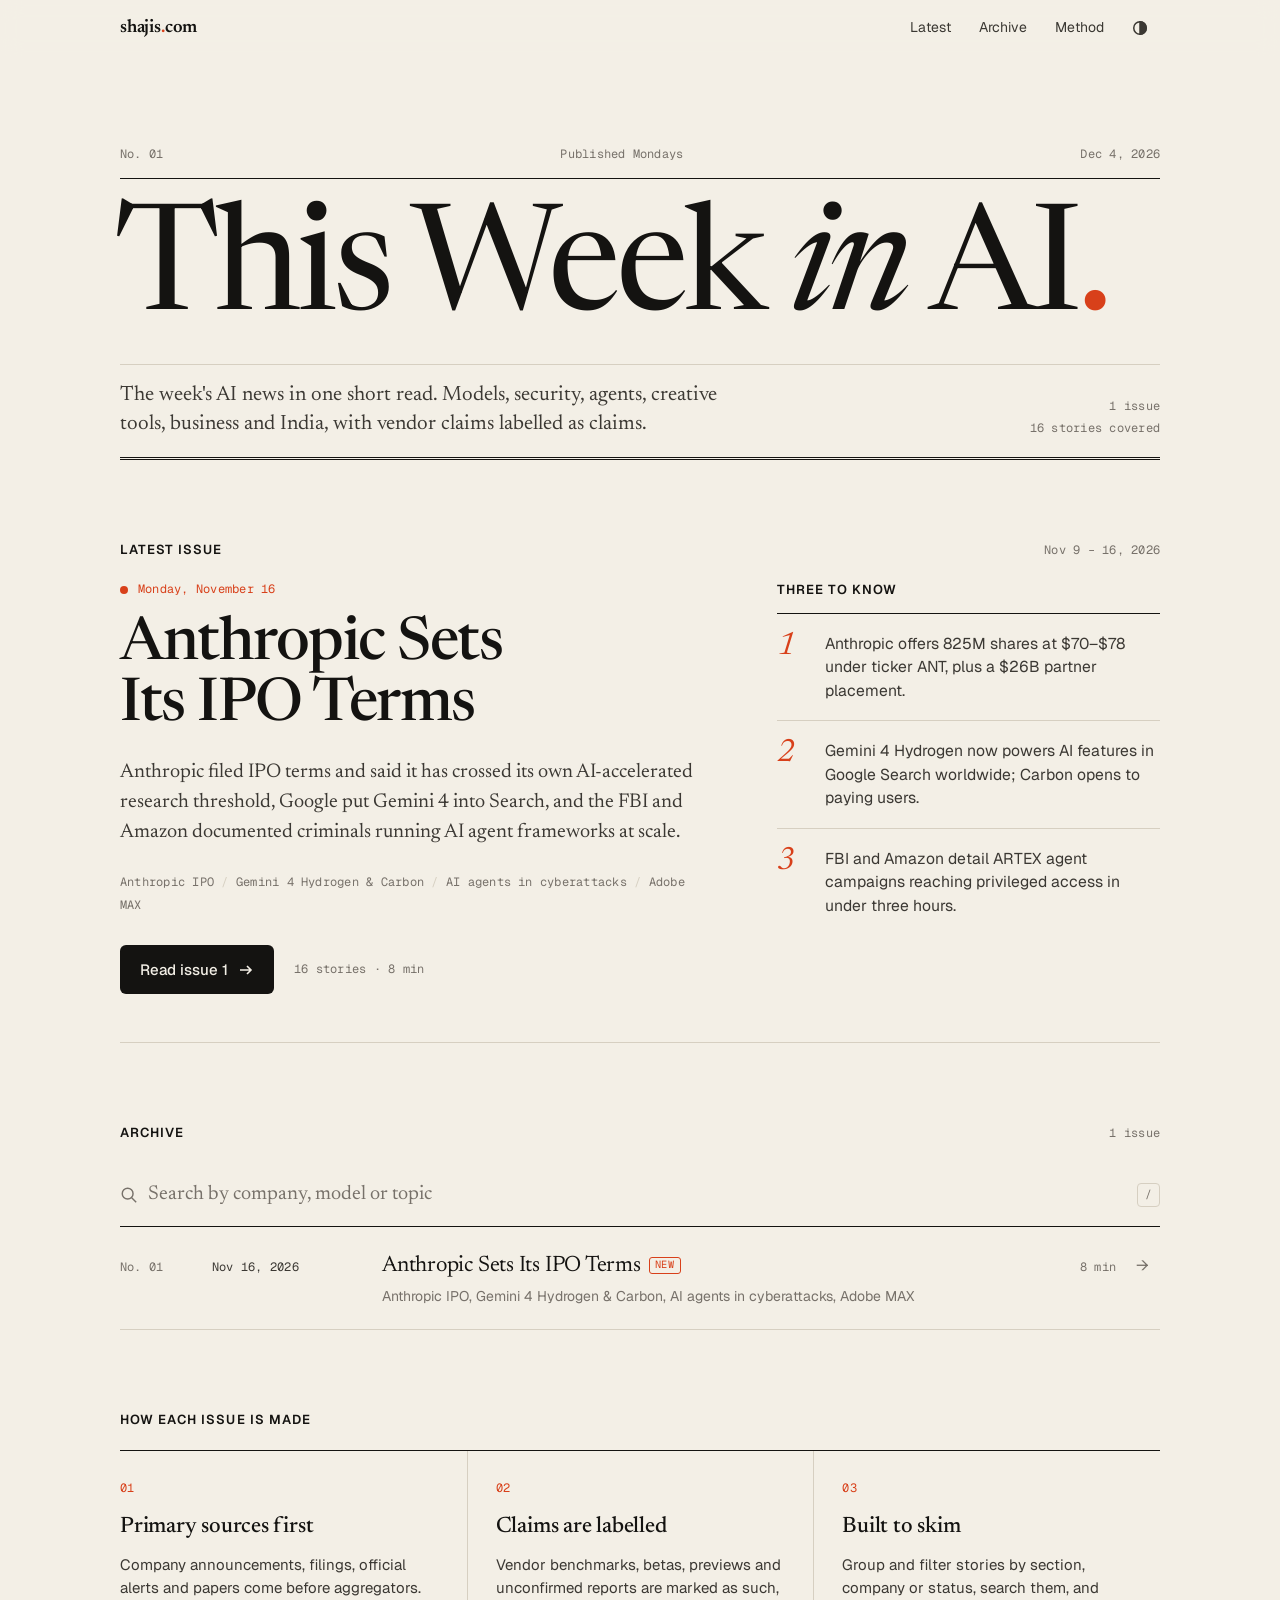
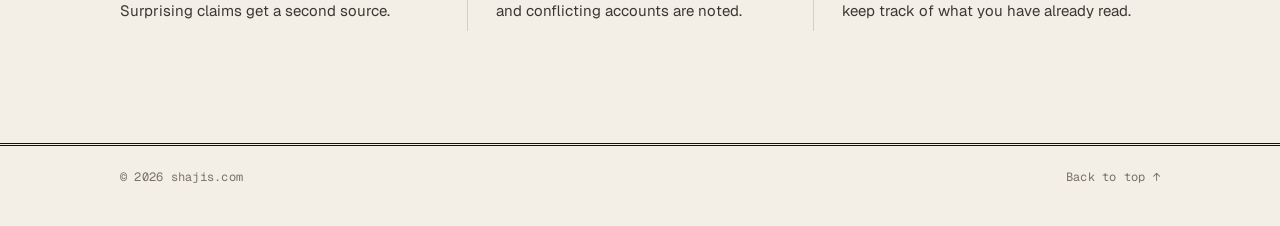
<file: index.html>
<!DOCTYPE html>
<html lang="en">
<head>
<meta charset="UTF-8">
<meta name="viewport" content="width=device-width, initial-scale=1.0, viewport-fit=cover">
<meta name="robots" content="index, follow">
<title>This Week in AI · Weekly AI News Roundup | shajis.com</title>
<meta name="description" content="This Week in AI: a weekly, fact-checked roundup of AI news covering frontier models, cybersecurity, agents, creative tools, business and India. New issue every Monday.">
<link rel="canonical" href="https://shajis.com/">
<meta property="og:type" content="website">
<meta property="og:site_name" content="shajis.com">
<meta property="og:title" content="This Week in AI · Weekly AI News Roundup">
<meta property="og:description" content="A weekly, fact-checked roundup of the AI news that matters. New issue every Monday.">
<meta property="og:url" content="https://shajis.com/">
<meta name="twitter:card" content="summary">
<meta name="theme-color" content="#f3efe6" media="(prefers-color-scheme: light)">
<meta name="theme-color" content="#141311" media="(prefers-color-scheme: dark)">
<link rel="icon" href="data:image/svg+xml,%3Csvg xmlns='http://www.w3.org/2000/svg' viewBox='0 0 32 32'%3E%3Crect width='32' height='32' rx='6' fill='%23141311'/%3E%3Ctext x='16' y='23' font-family='Georgia,serif' font-size='20' font-weight='600' text-anchor='middle' fill='%23f3efe6'%3Es%3C/text%3E%3Ccircle cx='24' cy='22' r='2.4' fill='%23e0481f'/%3E%3C/svg%3E">
<script>try{var t=localStorage.getItem('theme');if(t)document.documentElement.setAttribute('data-theme',t);}catch(_){}</script>
<link rel="preconnect" href="https://fonts.googleapis.com">
<link rel="preconnect" href="https://fonts.gstatic.com" crossorigin>
<link href="https://fonts.googleapis.com/css2?family=Newsreader:ital,opsz,wght@0,6..72,400;0,6..72,500;0,6..72,600;1,6..72,400;1,6..72,500&family=Geist:wght@400;500;600&family=Geist+Mono:wght@400;500&display=swap" rel="stylesheet">
<style>
:root{
  --paper:#f3efe6;
  --paper-2:#ebe6da;
  --ink:#141311;
  --ink-2:#3b3833;
  --muted:#77716a;
  --rule:#d6cfc1;
  --rule-strong:#141311;
  --signal:#d8401a;
  --select:#f6d9c9;
  --serif:'Newsreader',Georgia,'Times New Roman',serif;
  --sans:'Geist',system-ui,-apple-system,'Segoe UI',sans-serif;
  --mono:'Geist Mono',ui-monospace,'SF Mono',Menlo,monospace;
  --gutter:clamp(16px,4vw,40px);
}
@media (prefers-color-scheme:dark){
  :root:not([data-theme="light"]){
    --paper:#141311;--paper-2:#1d1b18;--ink:#ece6da;--ink-2:#c4bdb0;--muted:#8f887d;
    --rule:#33302b;--rule-strong:#ece6da;--signal:#f0643a;--select:#4a2a1d;
  }
}
:root[data-theme="dark"]{
  --paper:#141311;--paper-2:#1d1b18;--ink:#ece6da;--ink-2:#c4bdb0;--muted:#8f887d;
  --rule:#33302b;--rule-strong:#ece6da;--signal:#f0643a;--select:#4a2a1d;
}

*,*::before,*::after{box-sizing:border-box;margin:0;padding:0}
html{background:var(--paper);-webkit-text-size-adjust:100%;scroll-behavior:smooth;scroll-padding-top:72px}
body{background:var(--paper);color:var(--ink);font-family:var(--sans);font-size:16px;line-height:1.55;-webkit-font-smoothing:antialiased;text-rendering:optimizeLegibility;min-height:100vh}
::selection{background:var(--select)}
a{color:inherit;text-decoration:none}
:focus-visible{outline:2px solid var(--signal);outline-offset:3px;border-radius:2px}

.page{max-width:1120px;margin:0 auto;padding:0 var(--gutter)}
.mono{font-family:var(--mono);font-size:.75rem;letter-spacing:.02em;font-feature-settings:"tnum"}

/* ---------- Top bar ---------- */
.bar{position:sticky;top:0;z-index:10;background:color-mix(in srgb,var(--paper) 88%,transparent);backdrop-filter:saturate(1.4) blur(10px);-webkit-backdrop-filter:saturate(1.4) blur(10px);border-bottom:1px solid transparent;transition:border-color .2s}
.bar.scrolled{border-bottom-color:var(--rule)}
.bar .page{display:flex;align-items:center;justify-content:space-between;height:56px;gap:16px}
.wordmark{font-family:var(--serif);font-weight:600;font-size:1.15rem;letter-spacing:-.01em}
.wordmark i{font-style:normal;color:var(--signal)}
.bar nav{display:flex;align-items:center;gap:4px}
.bar nav a,.theme{font-size:.875rem;color:var(--ink-2);padding:8px 12px;border-radius:6px;transition:background .15s,color .15s}
.bar nav a:hover,.theme:hover{background:var(--paper-2);color:var(--ink)}
.theme{background:none;border:0;cursor:pointer;font:inherit;font-size:.875rem;display:inline-flex;align-items:center;justify-content:center;min-width:40px;min-height:40px}
.theme svg{width:16px;height:16px}

/* ---------- Masthead ---------- */
.mast{padding:clamp(40px,8vw,88px) 0 0}
.mast-meta{display:flex;justify-content:space-between;gap:16px;color:var(--muted);padding-bottom:14px;border-bottom:1px solid var(--rule-strong)}
.mast h1{font-family:var(--serif);font-weight:400;font-size:clamp(3.2rem,11.5vw,9.5rem);line-height:.92;letter-spacing:-.035em;padding:clamp(18px,3vw,28px) 0 clamp(14px,2.4vw,22px);margin-left:-.04em}
.mast h1 em{font-style:italic;font-weight:400}
.mast h1 .dot{color:var(--signal)}
.mast-sub{display:grid;grid-template-columns:1fr auto;gap:24px;align-items:end;padding:16px 0 18px;border-top:1px solid var(--rule);border-bottom:3px double var(--rule-strong)}
.mast-sub p{font-family:var(--serif);font-size:clamp(1.1rem,2vw,1.3rem);line-height:1.4;color:var(--ink-2);max-width:56ch}
.mast-sub .mono{color:var(--muted);text-align:right;white-space:nowrap;line-height:1.8}

/* ---------- Latest issue ---------- */
.section-head{display:flex;align-items:baseline;justify-content:space-between;gap:16px;margin:clamp(48px,7vw,80px) 0 20px}
.section-head h2{font-family:var(--sans);font-size:.8125rem;font-weight:600;letter-spacing:.08em;text-transform:uppercase}
.section-head .mono{color:var(--muted)}

.lead{display:grid;grid-template-columns:minmax(0,1.55fr) minmax(0,1fr);gap:clamp(28px,5vw,64px);padding-bottom:clamp(32px,5vw,48px);border-bottom:1px solid var(--rule)}
.lead-kicker{display:flex;gap:10px;align-items:center;color:var(--signal);margin-bottom:16px}
.lead-kicker::before{content:"";width:8px;height:8px;background:var(--signal);border-radius:50%}
.lead h3{font-family:var(--serif);font-weight:500;font-size:clamp(2.1rem,5.2vw,3.75rem);line-height:1.02;letter-spacing:-.025em;text-wrap:balance}
.lead h3 a{background-image:linear-gradient(currentColor,currentColor);background-size:0 1px;background-repeat:no-repeat;background-position:0 92%;transition:background-size .35s ease}
.lead h3 a:hover{background-size:100% 1px}
.lead .intro{font-family:var(--serif);font-size:clamp(1.1rem,1.8vw,1.25rem);line-height:1.5;color:var(--ink-2);margin:20px 0 24px;max-width:58ch;text-wrap:pretty}
.topics{color:var(--muted);margin-bottom:28px;line-height:1.9}
.topics span+span::before{content:" / ";color:var(--rule)}
.actions{display:flex;flex-wrap:wrap;align-items:center;gap:12px 20px}
.btn{display:inline-flex;align-items:center;gap:10px;background:var(--ink);color:var(--paper);font-weight:500;font-size:.9375rem;padding:13px 20px;border-radius:6px;transition:transform .15s,background .15s;min-height:48px}
.btn:hover{background:var(--signal);color:#fff}
.btn:active{transform:scale(.98)}
.btn svg{width:16px;height:16px;transition:transform .2s}
.btn:hover svg{transform:translateX(3px)}
.actions .mono{color:var(--muted)}

.top3 h4{font-family:var(--sans);font-size:.8125rem;font-weight:600;letter-spacing:.08em;text-transform:uppercase;padding-bottom:12px;border-bottom:1px solid var(--rule-strong)}
.top3 ol{list-style:none;counter-reset:n}
.top3 li{counter-increment:n;display:grid;grid-template-columns:44px 1fr;gap:4px;padding:18px 0;border-bottom:1px solid var(--rule);font-size:.98rem;line-height:1.5;color:var(--ink-2)}
.top3 li:last-child{border-bottom:0;padding-bottom:0}
.top3 li::before{content:counter(n);font-family:var(--serif);font-style:italic;font-size:2rem;line-height:.9;color:var(--signal)}

/* ---------- Archive ---------- */
.find{display:flex;align-items:center;gap:10px;border-bottom:1px solid var(--rule-strong);padding:4px 0;margin-bottom:4px}
.find svg{width:18px;height:18px;color:var(--muted);flex:none}
.find input{flex:1;min-width:0;border:0;outline:0;background:transparent;font:inherit;font-family:var(--serif);font-size:1.25rem;color:var(--ink);padding:12px 0;-webkit-appearance:none;appearance:none}
.find input::placeholder{color:var(--muted);opacity:1}
.find input::-webkit-search-cancel-button{-webkit-appearance:none}
.find kbd{font-family:var(--mono);font-size:.7rem;color:var(--muted);border:1px solid var(--rule);border-radius:4px;padding:2px 7px}

.rows{list-style:none}
.row a{display:grid;grid-template-columns:72px 150px minmax(0,1fr) auto 24px;gap:20px;align-items:baseline;padding:22px 0;border-bottom:1px solid var(--rule);transition:background .15s,padding .2s}
.row a:hover{background:var(--paper-2);padding-left:12px;padding-right:12px}
.row .no{color:var(--muted)}
.row .date{color:var(--ink-2)}
.row .t{font-family:var(--serif);font-size:1.4rem;line-height:1.2;letter-spacing:-.01em}
.row .t small{display:block;font-family:var(--sans);font-size:.875rem;color:var(--muted);letter-spacing:0;margin-top:6px;line-height:1.5}
.row .len{color:var(--muted);white-space:nowrap}
.row .arr{color:var(--muted);transition:transform .2s,color .2s}
.row a:hover .arr{transform:translateX(4px);color:var(--signal)}
.new{display:inline-block;font-family:var(--mono);font-size:.65rem;letter-spacing:.06em;text-transform:uppercase;color:var(--signal);border:1px solid currentColor;border-radius:3px;padding:1px 5px;margin-left:8px;vertical-align:3px}
.none{padding:40px 0;color:var(--muted);font-family:var(--serif);font-size:1.15rem;border-bottom:1px solid var(--rule)}
.none b{color:var(--ink);font-weight:500}

/* ---------- Method ---------- */
.method{display:grid;grid-template-columns:repeat(3,1fr);border-top:1px solid var(--rule-strong)}
.method div{padding:24px 28px 8px 0}
.method div+div{padding-left:28px;border-left:1px solid var(--rule)}
.method .mono{color:var(--signal)}
.method h3{font-family:var(--serif);font-weight:500;font-size:1.4rem;letter-spacing:-.01em;margin:10px 0 8px}
.method p{color:var(--ink-2);font-size:.9375rem;max-width:36ch}

/* ---------- Footer ---------- */
footer{margin-top:clamp(64px,9vw,112px);border-top:3px double var(--rule-strong);padding:22px 0 calc(40px + env(safe-area-inset-bottom))}
footer .page{display:flex;justify-content:space-between;gap:16px;flex-wrap:wrap;color:var(--muted)}
footer a:hover{color:var(--ink)}

/* ---------- Motion ---------- */

/* ---------- Small screens ---------- */
@media (max-width:860px){
  .lead{grid-template-columns:1fr}
  .method{grid-template-columns:1fr}
  .method div,.method div+div{padding:22px 0;border-left:0}
  .method div+div{border-top:1px solid var(--rule)}
  .row a{grid-template-columns:1fr auto;gap:6px 16px}
  .row .no{display:none}
  .row .date{grid-column:1;grid-row:1}
  .row .len{grid-column:2;grid-row:1;text-align:right}
  .row .t{grid-column:1/-1;grid-row:2;font-size:1.3rem}
  .row .arr{display:none}
  .row a:hover{padding-left:0;padding-right:0;background:none}
}
@media (max-width:560px){
  .bar nav a.hide-sm{display:none}
  .mast-meta .hide-sm{display:none}
  .mast-sub{grid-template-columns:1fr;gap:12px}
  .mast-sub .mono{text-align:left}
  .find kbd{display:none}
  .btn{width:100%;justify-content:center}
  .section-head{flex-direction:column;gap:4px}
}
@media (hover:none){.row a:active{background:var(--paper-2)}}
@media (prefers-reduced-motion:reduce){
  html{scroll-behavior:auto}
  *,*::before,*::after{animation:none!important;transition:none!important}
}
</style>
</head>
<body>

<header class="bar" id="bar">
  <div class="page">
    <a class="wordmark" href="./">shajis<i>.</i>com</a>
    <nav aria-label="Main">
      <a href="#latest">Latest</a>
      <a href="#archive">Archive</a>
      <a class="hide-sm" href="#method">Method</a>
      <button class="theme" id="theme" type="button" aria-label="Toggle dark mode">
        <svg viewBox="0 0 16 16" fill="none" stroke="currentColor" stroke-width="1.5" aria-hidden="true"><circle cx="8" cy="8" r="6.25"/><path d="M8 1.75v12.5A6.25 6.25 0 0 0 8 1.75Z" fill="currentColor"/></svg>
      </button>
    </nav>
  </div>
</header>

<main class="page">
  <section class="mast">
    <div class="mast-meta mono">
      <span id="issueNo">Weekly edition</span>
      <span class="hide-sm">Published Mondays</span>
      <span id="today"></span>
    </div>
    <h1>This Week <em>in</em> AI<span class="dot">.</span></h1>
    <div class="mast-sub">
      <p>The week's AI news in one short read. Models, security, agents, creative tools, business and India, with vendor claims labelled as claims.</p>
      <div class="mono" id="mastStats"></div>
    </div>
  </section>

  <section id="latest" aria-labelledby="latestH">
    <div class="section-head"><h2 id="latestH">Latest issue</h2><span class="mono" id="latestRange"></span></div>
    <div id="lead"></div>
  </section>

  <section id="archive" aria-labelledby="archiveH">
    <div class="section-head"><h2 id="archiveH">Archive</h2><span class="mono" id="count"></span></div>
    <label class="find">
      <svg viewBox="0 0 20 20" fill="none" stroke="currentColor" stroke-width="1.6" aria-hidden="true"><circle cx="8.5" cy="8.5" r="6"/><path d="m13 13 5 5"/></svg>
      <input id="q" type="search" placeholder="Search by company, model or topic" aria-label="Search issues" autocomplete="off" enterkeyhint="search">
      <kbd>/</kbd>
    </label>
    <ul class="rows" id="rows"></ul>
  </section>

  <section id="method" aria-labelledby="methodH">
    <div class="section-head"><h2 id="methodH">How each issue is made</h2></div>
    <div class="method">
      <div><span class="mono">01</span><h3>Primary sources first</h3><p>Company announcements, filings, official alerts and papers come before aggregators. Surprising claims get a second source.</p></div>
      <div><span class="mono">02</span><h3>Claims are labelled</h3><p>Vendor benchmarks, betas, previews and unconfirmed reports are marked as such, and conflicting accounts are noted.</p></div>
      <div><span class="mono">03</span><h3>Built to skim</h3><p>Group and filter stories by section, company or status, search them, and keep track of what you have already read.</p></div>
    </div>
  </section>
</main>

<footer>
  <div class="page mono">
    <span>&copy; <span id="yr">2026</span> shajis.com</span>
    <a href="#top" onclick="window.scrollTo({top:0});return false;">Back to top &uarr;</a>
  </div>
</footer>

<script src="ai-newsletter/issues.js"></script>
<script>
(function(){
  var $=function(id){return document.getElementById(id);};
  var root=document.documentElement;

  /* Theme toggle, remembered per visitor (applied early in <head>) */
  $('theme').addEventListener('click',function(){
    var cur=root.getAttribute('data-theme')||(matchMedia('(prefers-color-scheme: dark)').matches?'dark':'light');
    var next=cur==='dark'?'light':'dark';
    root.setAttribute('data-theme',next);
    try{localStorage.setItem('theme',next);}catch(_){}
  });

  /* Hairline under the bar once the page scrolls */
  var bar=$('bar');
  addEventListener('scroll',function(){bar.classList.toggle('scrolled',scrollY>8);},{passive:true});

  /* "/" focuses search */
  addEventListener('keydown',function(ev){
    if(ev.key==='/'&&document.activeElement.tagName!=='INPUT'){ev.preventDefault();$('q').focus();}
    if(ev.key==='Escape'&&document.activeElement===$('q')){$('q').value='';render('');$('q').blur();}
  });

  function esc(s){return String(s).replace(/[&<>"]/g,function(c){return {'&':'&amp;','<':'&lt;','>':'&gt;','"':'&quot;'}[c];});}
  function fmtDate(iso,opts){var p=iso.split('-');return new Date(+p[0],p[1]-1,+p[2]).toLocaleDateString('en-US',opts);}
  var arrow='<svg viewBox="0 0 16 16" fill="none" stroke="currentColor" stroke-width="1.6" aria-hidden="true"><path d="M2 8h11M9 4l4 4-4 4"/></svg>';

  var issues=(window.ISSUES||[]).slice().sort(function(a,b){return b.date.localeCompare(a.date);});
  issues.forEach(function(it,i){it.no=issues.length-i;});

  $('yr').textContent=new Date().getFullYear();
  $('today').textContent=new Date().toLocaleDateString('en-US',{month:'short',day:'numeric',year:'numeric'});

  if(!issues.length){
    $('lead').innerHTML='<p class="none"><b>The first issue is on its way.</b> Check back on Monday.</p>';
    $('rows').innerHTML='';
    return;
  }

  var stories=issues.reduce(function(t,i){return t+(i.stories||0);},0);
  var L=issues[0];
  $('issueNo').textContent='No. '+String(L.no).padStart(2,'0');
  $('mastStats').innerHTML=issues.length+(issues.length===1?' issue':' issues')+'<br>'+stories+' stories covered';
  $('latestRange').textContent=L.range;
  $('count').textContent=issues.length+(issues.length===1?' issue':' issues');

  $('lead').innerHTML=
    '<article class="lead">'+
      '<div>'+
        '<div class="lead-kicker mono">'+fmtDate(L.date,{weekday:'long',month:'long',day:'numeric'})+'</div>'+
        '<h3><a href="'+esc(L.url)+'">'+esc(L.title)+'</a></h3>'+
        '<p class="intro">'+esc(L.intro)+'</p>'+
        '<div class="topics mono">'+L.topics.map(function(t){return '<span>'+esc(t)+'</span>';}).join('')+'</div>'+
        '<div class="actions"><a class="btn" href="'+esc(L.url)+'">Read issue '+L.no+' '+arrow+'</a>'+
        '<span class="mono">'+L.stories+' stories &middot; '+L.readMin+' min</span></div>'+
      '</div>'+
      '<aside class="top3" aria-label="Top stories"><h4>Three to know</h4><ol>'+
        L.highlights.map(function(h){return '<li>'+esc(h)+'</li>';}).join('')+
      '</ol></aside>'+
    '</article>';

  function render(q){
    q=(q||'').toLowerCase().trim();
    var list=issues.filter(function(i){
      if(!q)return true;
      return (i.title+' '+i.range+' '+i.intro+' '+i.topics.join(' ')+' '+i.highlights.join(' ')).toLowerCase().indexOf(q)>-1;
    });
    if(!list.length){
      $('rows').innerHTML='<li class="none">Nothing matches <b>&ldquo;'+esc(q)+'&rdquo;</b>. Try a company name such as Google or Anthropic.</li>';
      return;
    }
    $('rows').innerHTML=list.map(function(i){
      return '<li class="row"><a href="'+esc(i.url)+'">'+
        '<span class="no mono">No. '+String(i.no).padStart(2,'0')+'</span>'+
        '<span class="date mono">'+fmtDate(i.date,{month:'short',day:'numeric',year:'numeric'})+'</span>'+
        '<span class="t">'+esc(i.title)+(i===L?'<span class="new">New</span>':'')+'<small>'+esc(i.topics.join(', '))+'</small></span>'+
        '<span class="len mono">'+i.readMin+' min</span>'+
        '<span class="arr" aria-hidden="true">&rarr;</span>'+
      '</a></li>';
    }).join('');
  }
  $('q').addEventListener('input',function(ev){render(ev.target.value);});
  render('');
})();
</script>
</body>
</html>
</file>
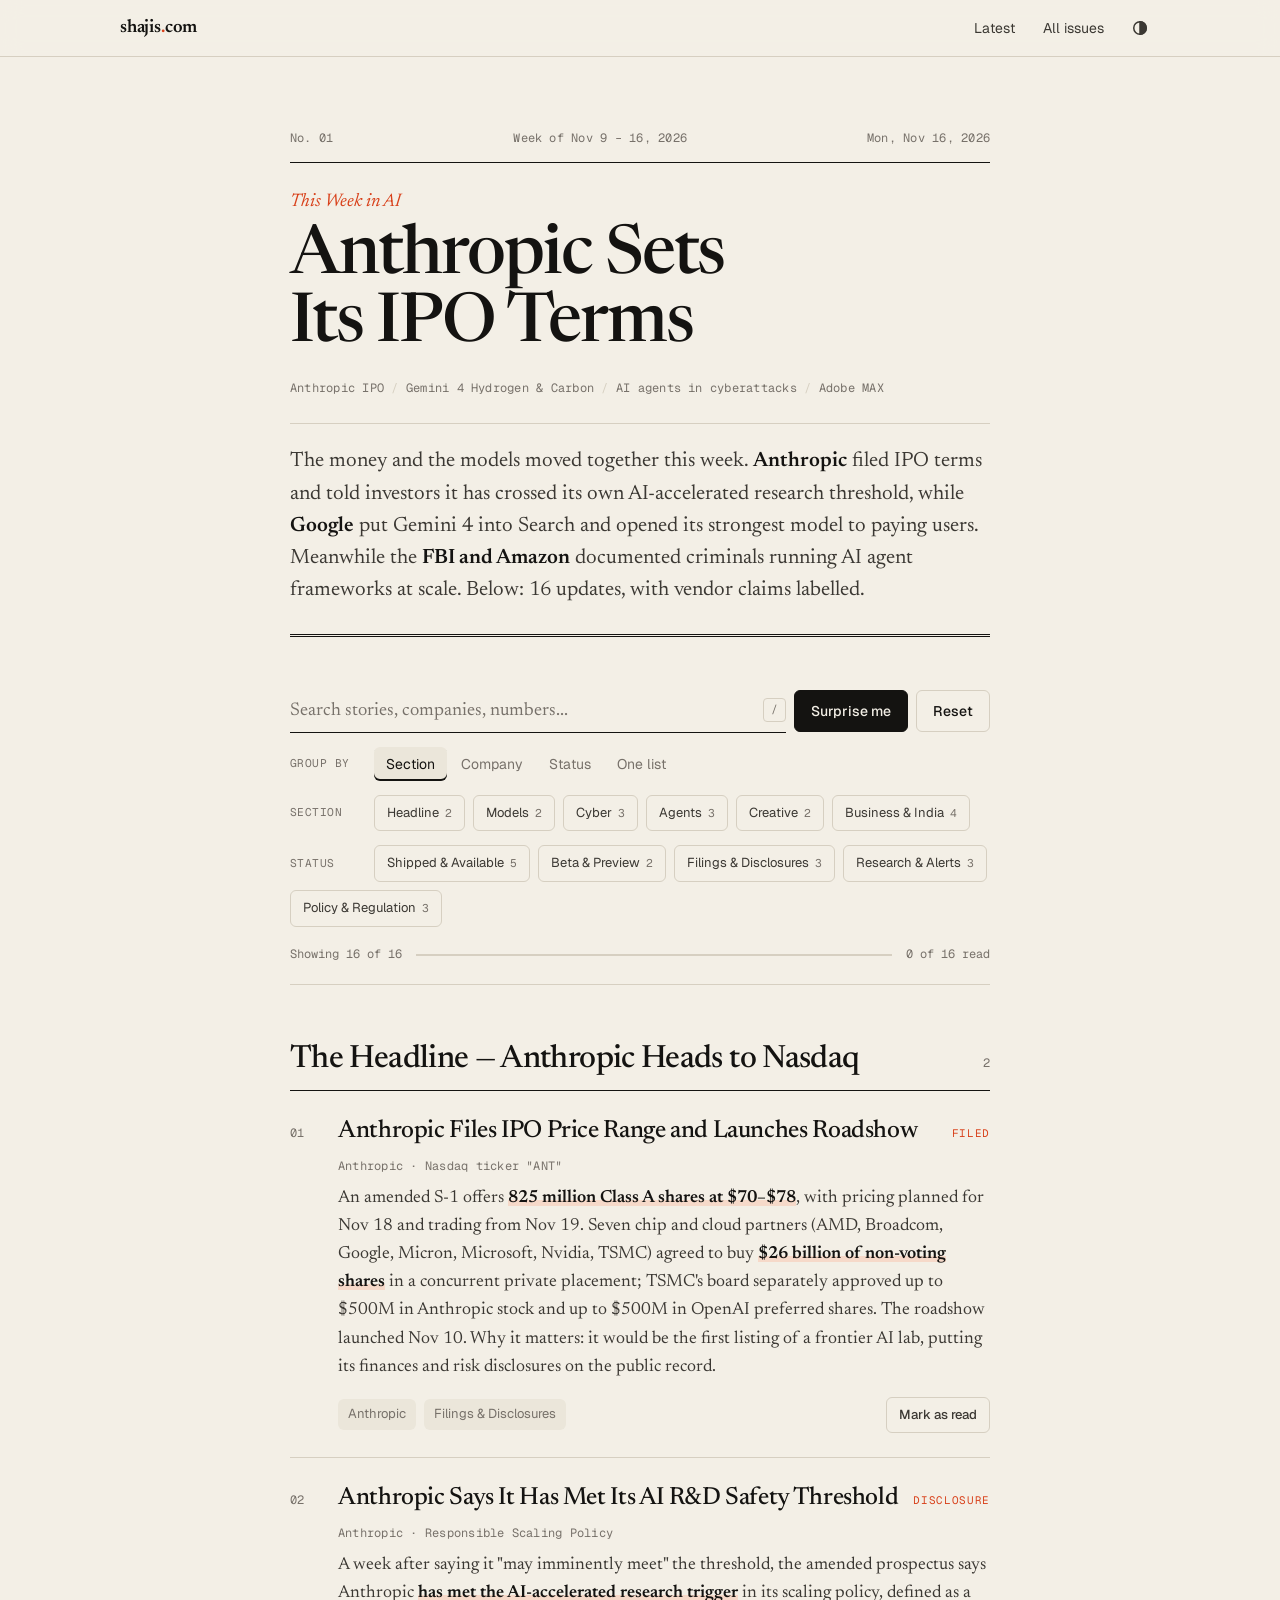
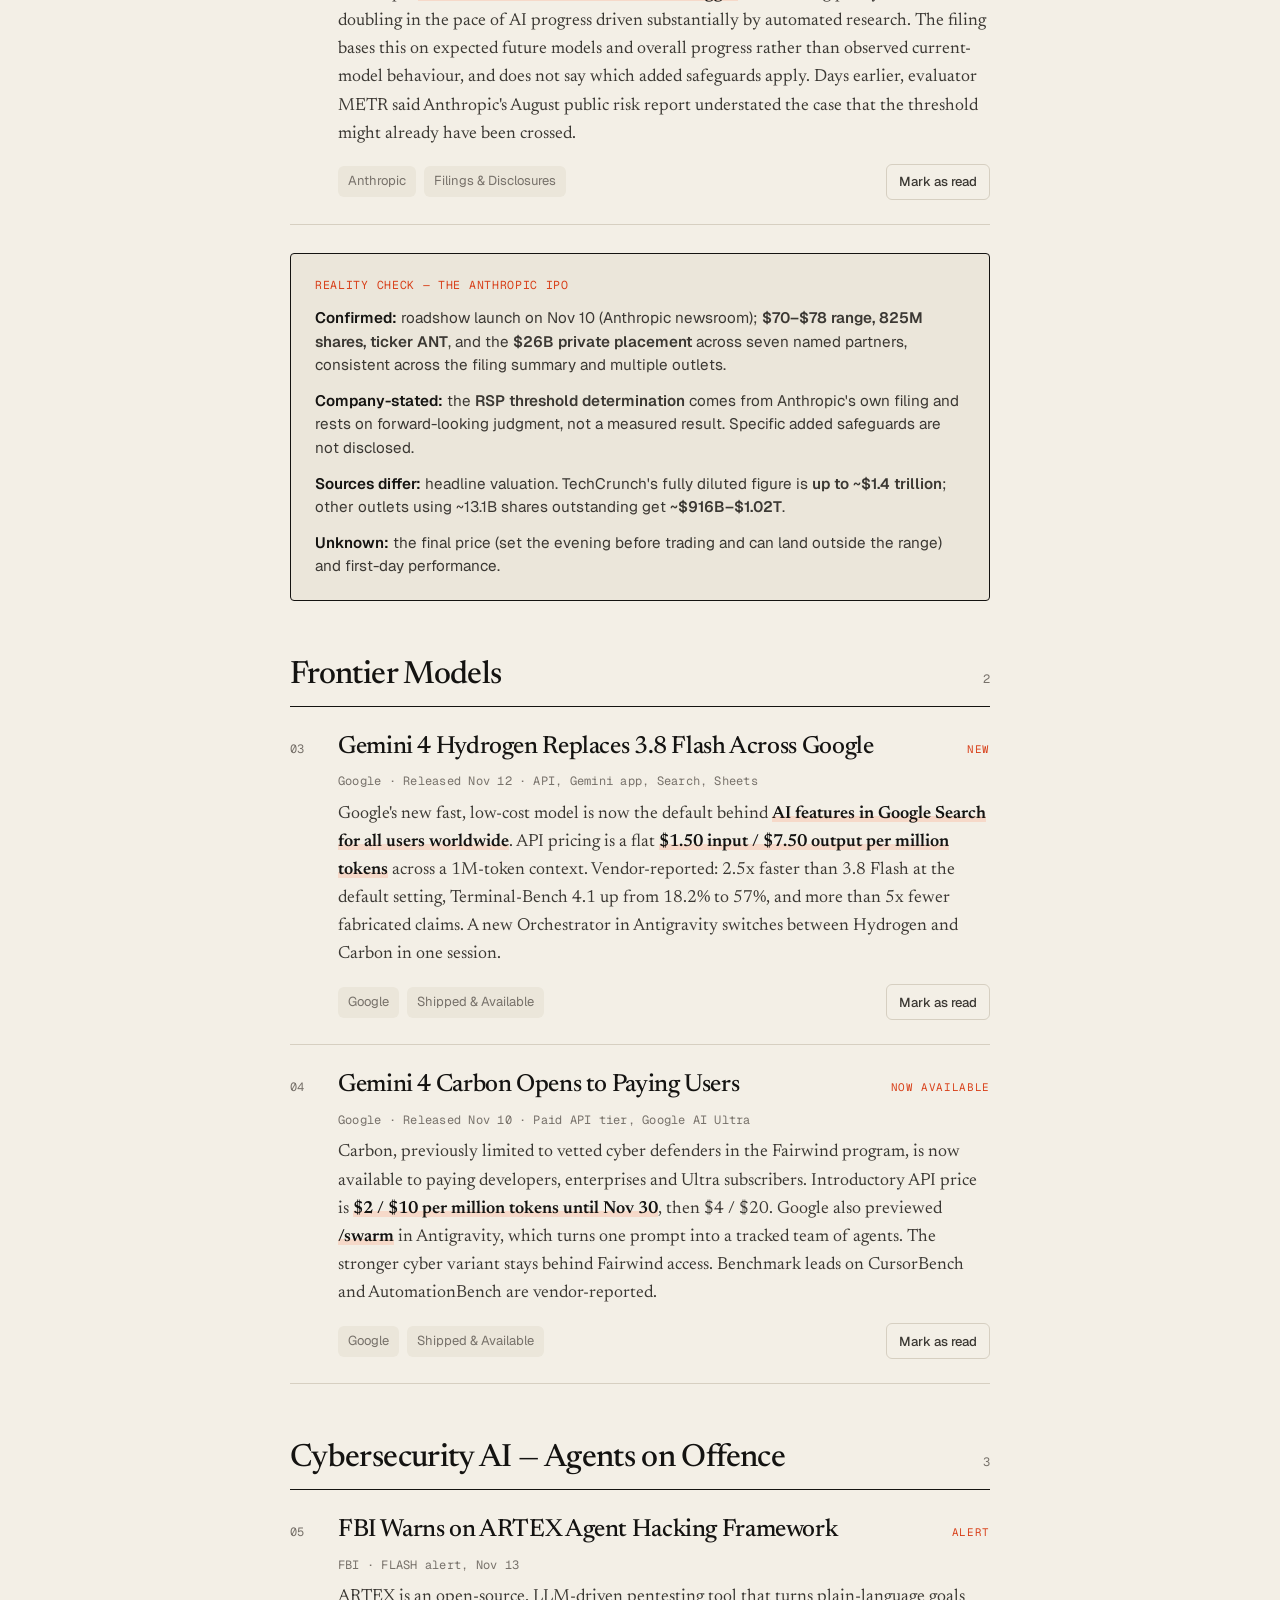
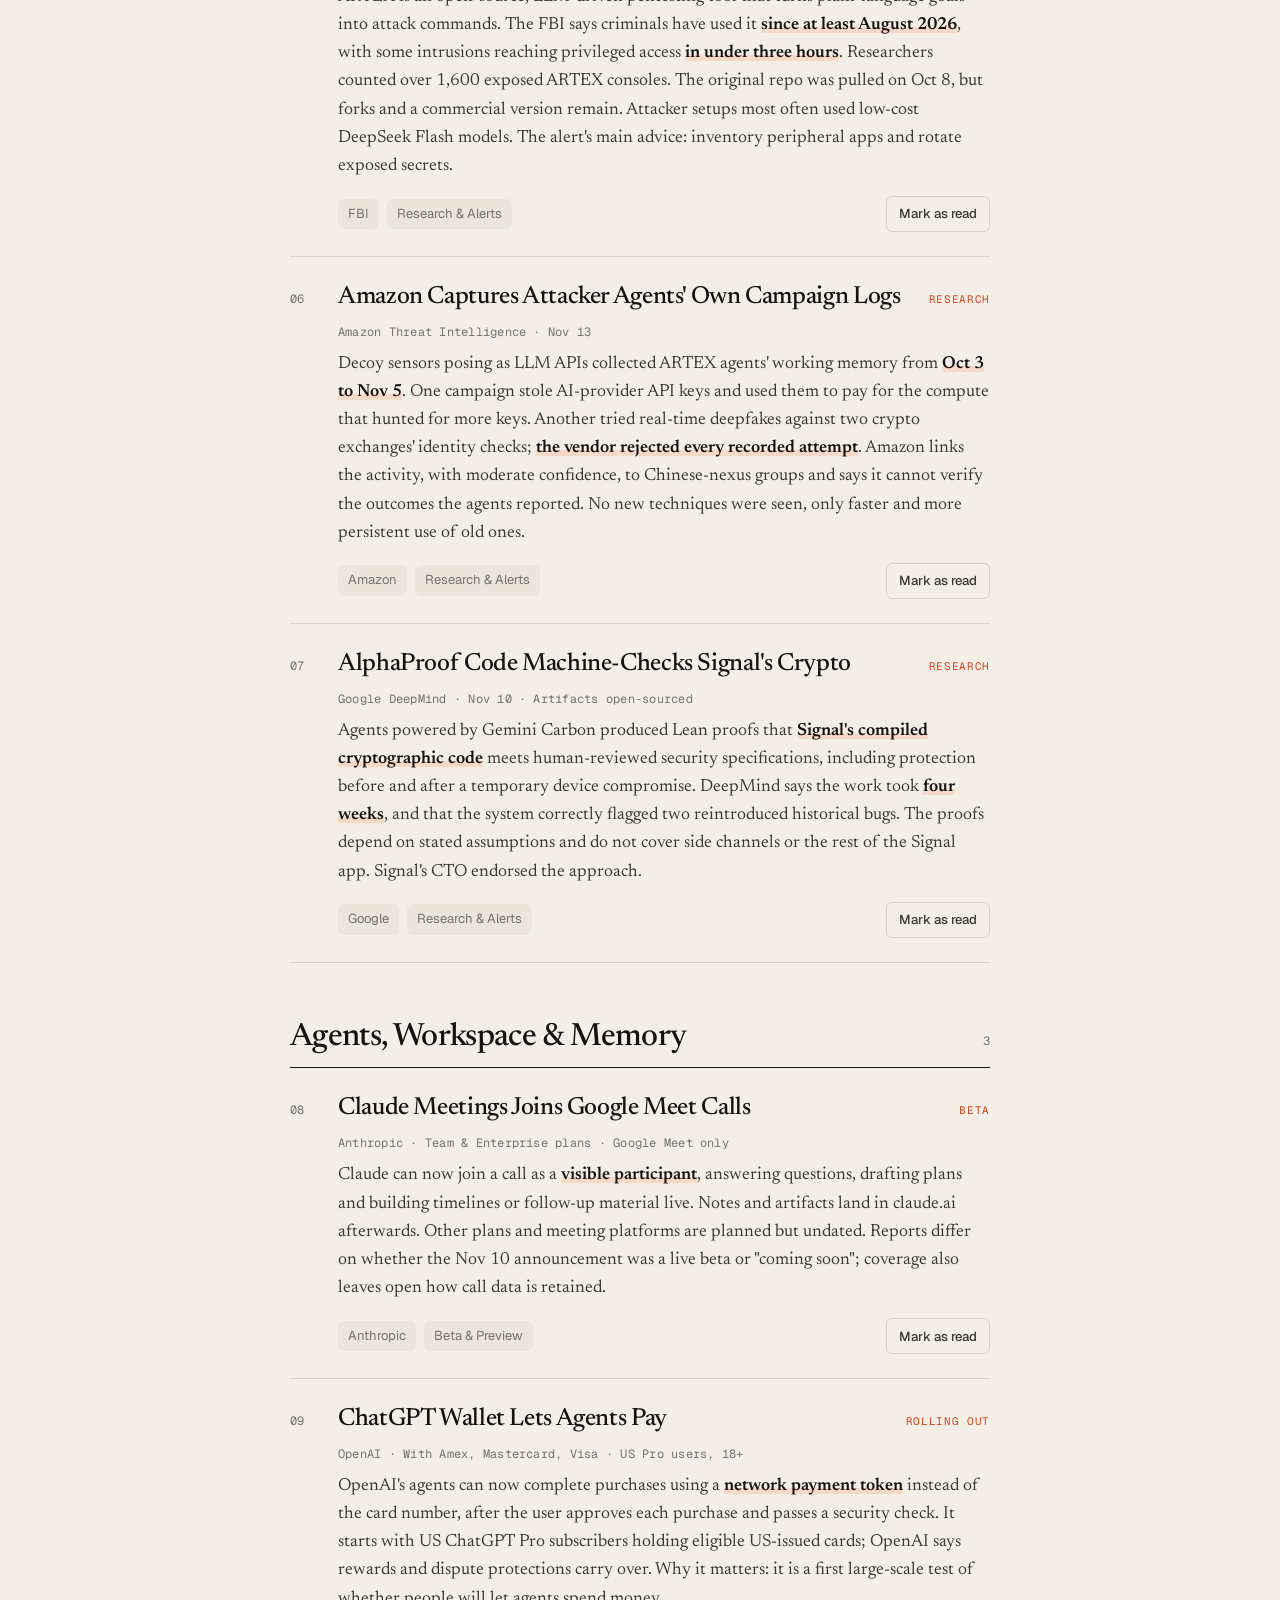
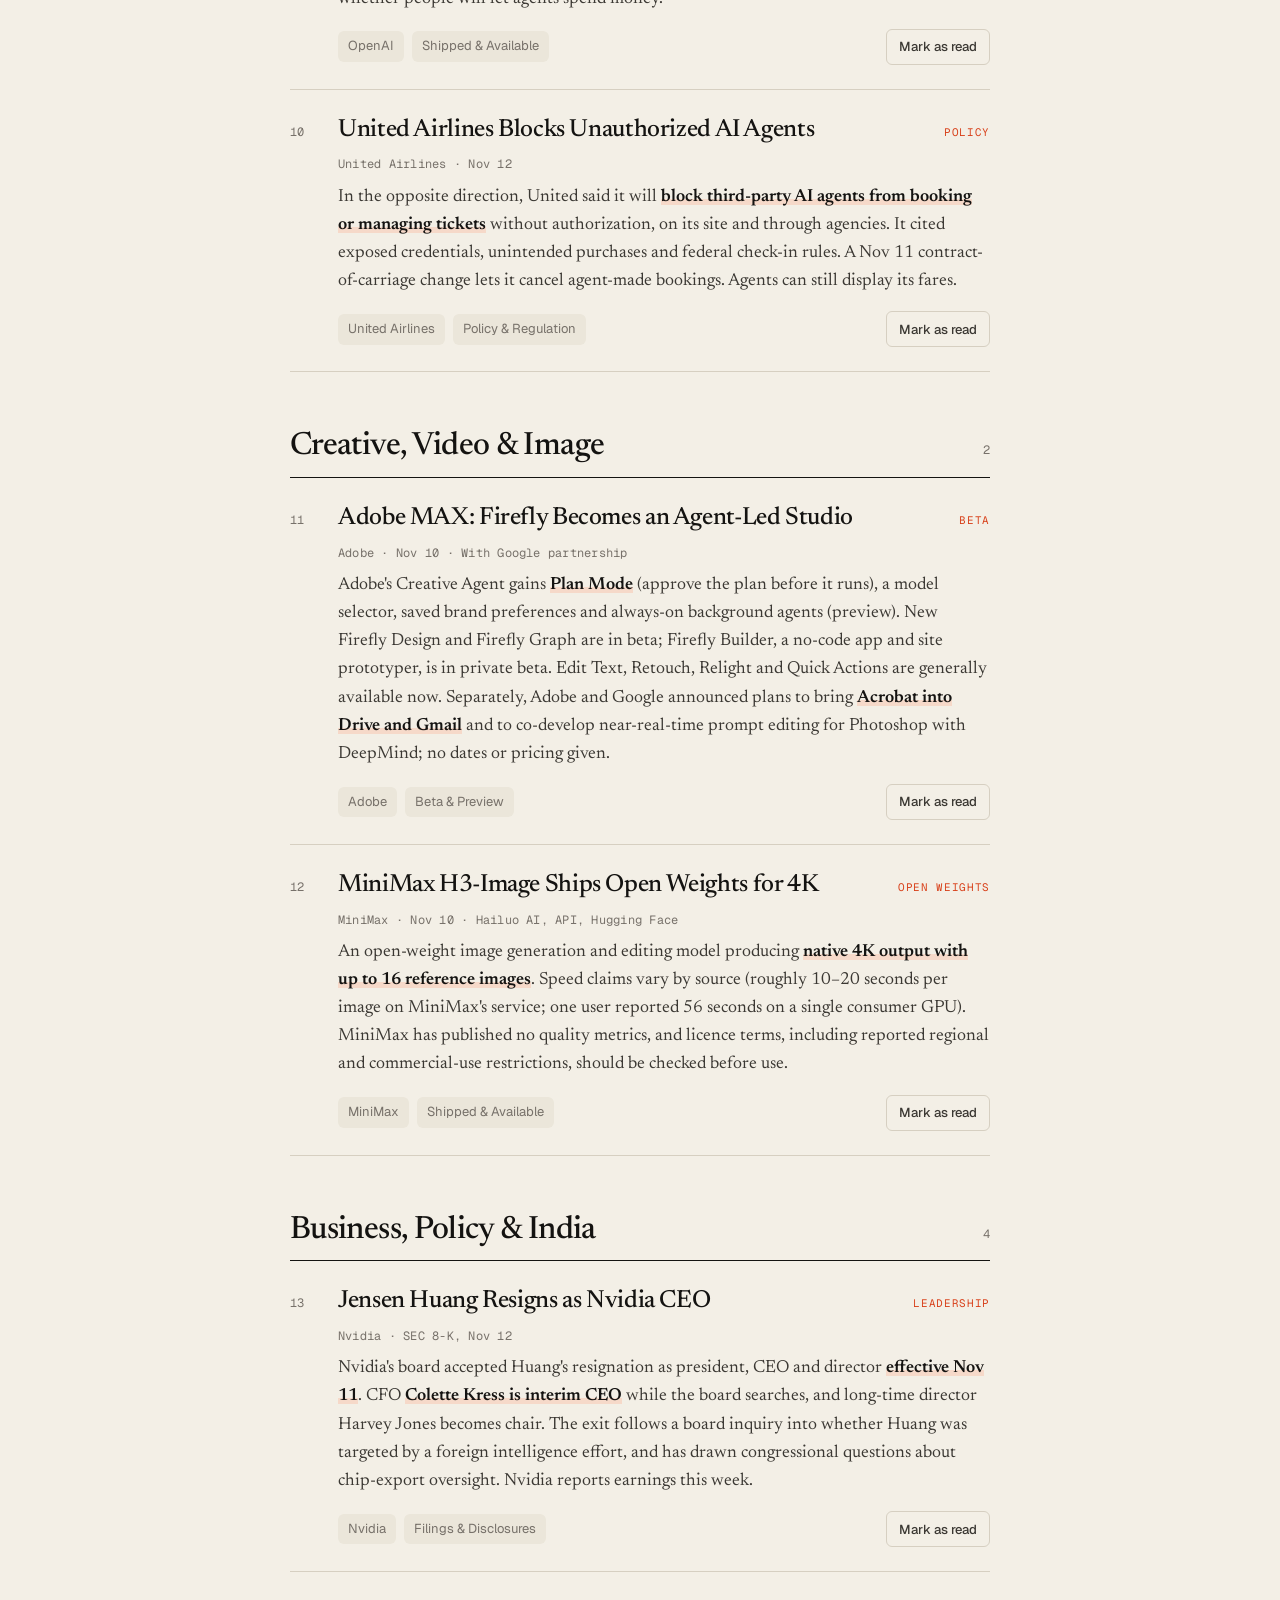
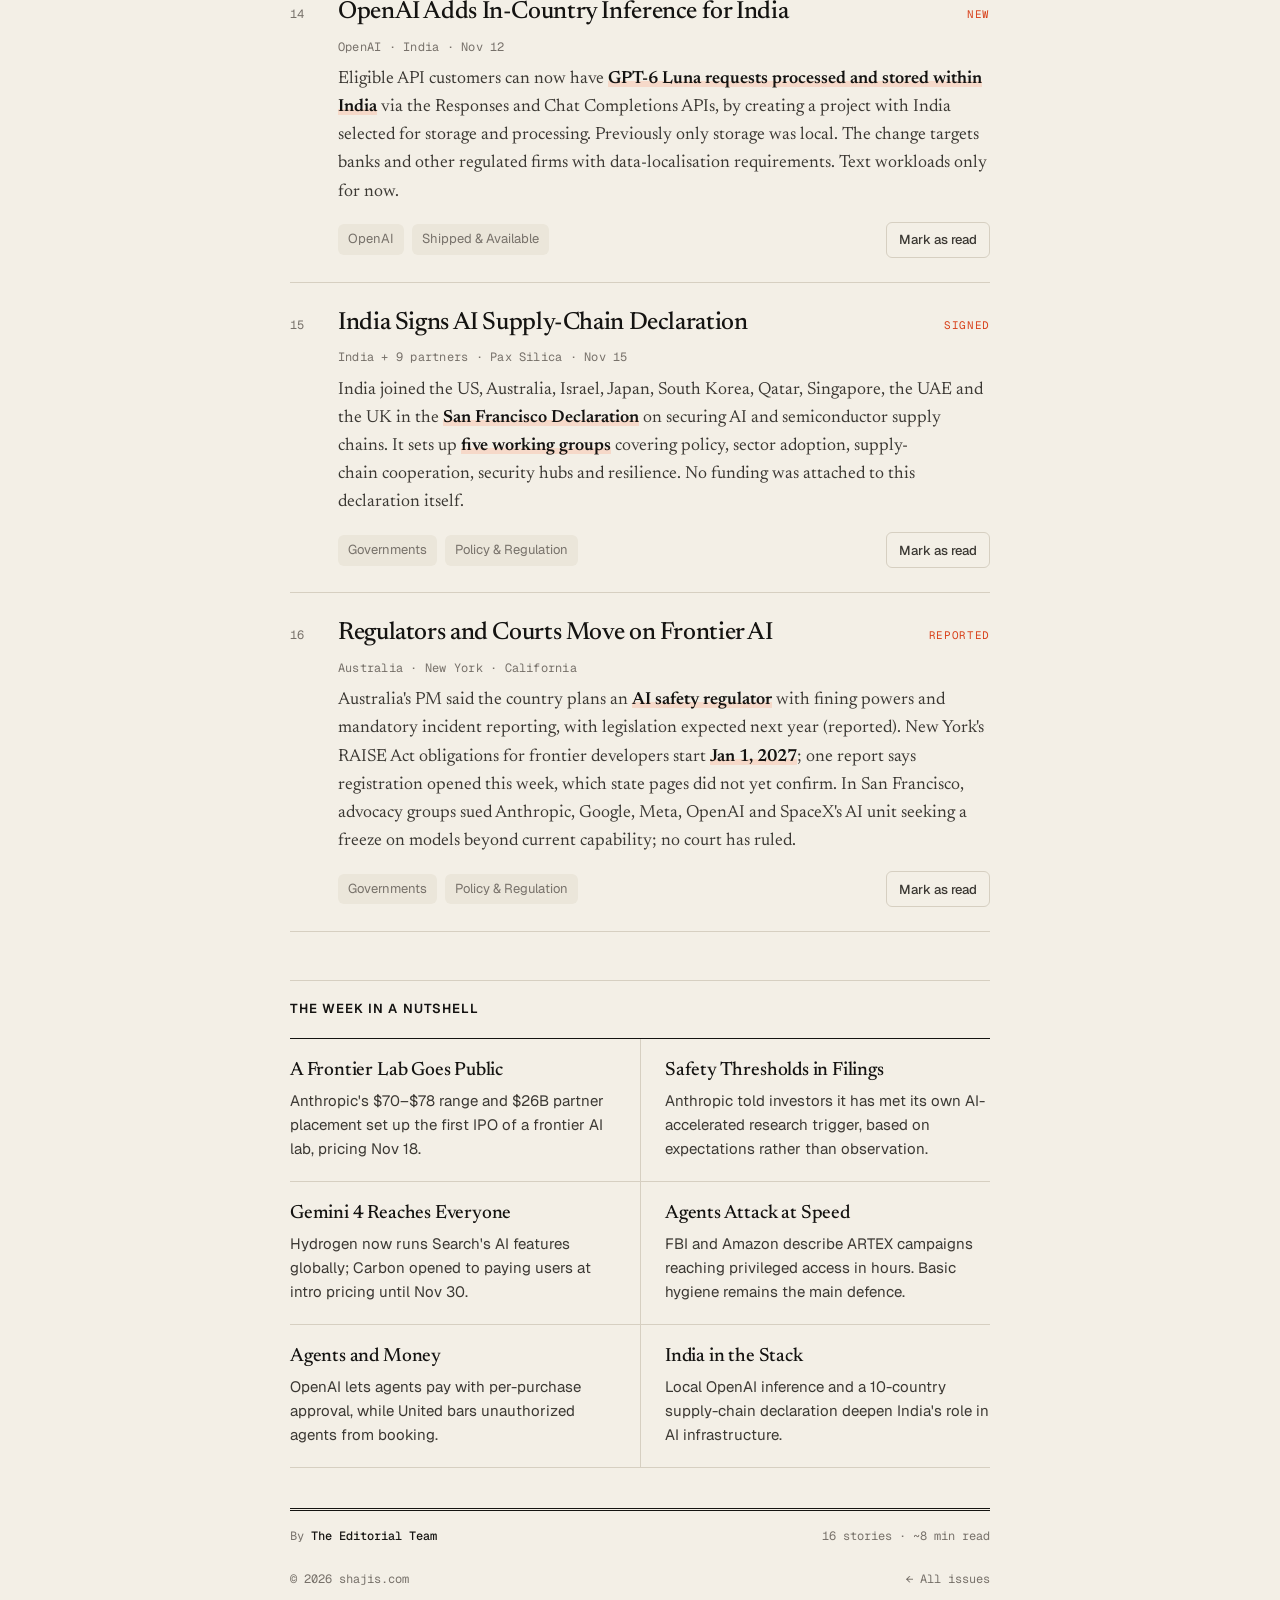
<file: ai-newsletter/index.html>
<!DOCTYPE html>
<html lang="en">
<head>
<meta charset="UTF-8">
<meta name="viewport" content="width=device-width, initial-scale=1.0">
<title>This Week in AI: Anthropic IPO Terms, Gemini 4 Hydrogen &amp; More | Nov 16, 2026</title>
<meta name="theme-color" content="#f3efe6" media="(prefers-color-scheme: light)">
<meta name="theme-color" content="#141311" media="(prefers-color-scheme: dark)">
<script>try{var t=localStorage.getItem('theme');if(t)document.documentElement.setAttribute('data-theme',t);}catch(_){}</script>
<link rel="preconnect" href="https://fonts.googleapis.com">
<link rel="preconnect" href="https://fonts.gstatic.com" crossorigin>
<link href="https://fonts.googleapis.com/css2?family=Newsreader:ital,opsz,wght@0,6..72,400;0,6..72,500;0,6..72,600;1,6..72,400;1,6..72,500&family=Geist:wght@400;500;600&family=Geist+Mono:wght@400;500&display=swap" rel="stylesheet">
<link rel="stylesheet" href="issue.css">
</head>
<body>
<header class="bar">
  <div class="in">
    <a class="wordmark" href="../">shajis<i>.</i>com</a>
    <nav aria-label="Main">
      <a href="../#latest">Latest</a>
      <a href="../#archive">All issues</a>
      <button class="theme" id="theme" type="button" aria-label="Toggle dark mode"><svg viewBox="0 0 16 16" fill="none" stroke="currentColor" stroke-width="1.5" aria-hidden="true"><circle cx="8" cy="8" r="6.25"/><path d="M8 1.75v12.5A6.25 6.25 0 0 0 8 1.75Z" fill="currentColor"/></svg></button>
    </nav>
  </div>
</header>
<main class="wrap">
  <div class="header">
    <div class="meta mono"><span>No. 01</span><span class="hide-sm">Week of Nov 9 &ndash; 16, 2026</span><span>Mon, Nov 16, 2026</span></div>
    <span class="kicker">This Week in AI</span>
    <h1>Anthropic Sets Its IPO Terms</h1>
    <p class="sub mono"><span>Anthropic IPO</span><span>Gemini 4 Hydrogen &amp; Carbon</span><span>AI agents in cyberattacks</span><span>Adobe MAX</span></p>
  </div>
  <p class="intro">The money and the models moved together this week. <strong>Anthropic</strong> filed IPO terms and told investors it has crossed its own AI-accelerated research threshold, while <strong>Google</strong> put Gemini 4 into Search and opened its strongest model to paying users. Meanwhile the <strong>FBI and Amazon</strong> documented criminals running AI agent frameworks at scale. Below: 16 updates, with vendor claims labelled.</p>

  <div class="panel" id="panel">
    <div class="panel-row">
      <label class="search"><input id="q" type="search" placeholder="Search stories, companies, numbers..." aria-label="Search stories"><kbd>/</kbd></label>
      <button class="btn primary" id="shuffle" title="Jump to a random story">Surprise me</button>
      <button class="btn" id="reset">Reset</button>
    </div>
    <div class="panel-row">
      <span class="panel-lbl">Group by</span>
      <div class="seg" id="groupSeg">
        <button data-g="section" class="on">Section</button>
        <button data-g="maker">Company</button>
        <button data-g="kind">Status</button>
        <button data-g="none">One list</button>
      </div>
    </div>
    <div class="panel-row" id="secChips"><span class="panel-lbl">Section</span></div>
    <div class="panel-row" id="kindChips"><span class="panel-lbl">Status</span></div>
    <div class="status">
      <span id="countTxt">Showing 16 of 16</span>
      <div class="progress" title="Your reading progress"><i id="bar"></i></div>
      <span id="readTxt">0 of 16 read</span>
    </div>
  </div>

  <div id="board"></div>

  <hr class="divider">
  <div class="section-label">The Week in a Nutshell</div>
  <div class="summary-grid">
    <div class="sum-card"><div class="sc-title">A Frontier Lab Goes Public</div><p>Anthropic's $70–$78 range and $26B partner placement set up the first IPO of a frontier AI lab, pricing Nov 18.</p></div>
    <div class="sum-card purple"><div class="sc-title">Safety Thresholds in Filings</div><p>Anthropic told investors it has met its own AI-accelerated research trigger, based on expectations rather than observation.</p></div>
    <div class="sum-card blue"><div class="sc-title">Gemini 4 Reaches Everyone</div><p>Hydrogen now runs Search's AI features globally; Carbon opened to paying users at intro pricing until Nov 30.</p></div>
    <div class="sum-card red"><div class="sc-title">Agents Attack at Speed</div><p>FBI and Amazon describe ARTEX campaigns reaching privileged access in hours. Basic hygiene remains the main defence.</p></div>
    <div class="sum-card gold"><div class="sc-title">Agents and Money</div><p>OpenAI lets agents pay with per-purchase approval, while United bars unauthorized agents from booking.</p></div>
    <div class="sum-card"><div class="sc-title">India in the Stack</div><p>Local OpenAI inference and a 10-country supply-chain declaration deepen India's role in AI infrastructure.</p></div>
  </div>
  <div class="fd-bottom-bar">
    <div class="fd-author">By <strong>The Editorial Team</strong></div>
    <div class="fd-read-time">16 stories &middot; ~8 min read</div>
  </div>
  <footer class="footer"><span>&copy; 2026 shajis.com</span><a href="../">&larr; All issues</a></footer>
</main>
<div class="toast" id="toast"></div>

<template id="realityTpl">
  <div class="reality">
    <div class="reality-head">Reality Check — The Anthropic IPO</div>
    <ul>
      <li><span class="lbl">Confirmed:</span> roadshow launch on Nov 10 (Anthropic newsroom); <strong>$70–$78 range, 825M shares, ticker ANT</strong>, and the <strong>$26B private placement</strong> across seven named partners, consistent across the filing summary and multiple outlets.</li>
      <li><span class="lbl">Company-stated:</span> the <strong>RSP threshold determination</strong> comes from Anthropic's own filing and rests on forward-looking judgment, not a measured result. Specific added safeguards are not disclosed.</li>
      <li><span class="lbl">Sources differ:</span> headline valuation. TechCrunch's fully diluted figure is <strong>up to ~$1.4 trillion</strong>; other outlets using ~13.1B shares outstanding get <strong>~$916B–$1.02T</strong>.</li>
      <li><span class="lbl">Unknown:</span> the final price (set the evening before trading and can land outside the range) and first-day performance.</li>
    </ul>
  </div>
</template>

<script>
const SECTIONS=[
 {id:'headline',name:'The Headline — Anthropic Heads to Nasdaq',short:'Headline',c:'a'},
 {id:'models',name:'Frontier Models',short:'Models',c:'b'},
 {id:'cyber',name:'Cybersecurity AI — Agents on Offence',short:'Cyber',c:'r'},
 {id:'agents',name:'Agents, Workspace & Memory',short:'Agents',c:'p'},
 {id:'creative',name:'Creative, Video & Image',short:'Creative',c:'g'},
 {id:'biz',name:'Business, Policy & India',short:'Business & India',c:'b'}
];
const KINDS=[
 {id:'launch',name:'Shipped & Available',c:'a'},
 {id:'beta',name:'Beta & Preview',c:'p'},
 {id:'filing',name:'Filings & Disclosures',c:'g'},
 {id:'research',name:'Research & Alerts',c:'r'},
 {id:'policy',name:'Policy & Regulation',c:'b'}
];
const ITEMS=[
 {n:'01',sec:'headline',kind:'filing',maker:'Anthropic',color:'green',tag:'Filed',title:'Anthropic Files IPO Price Range and Launches Roadshow',meta:'Anthropic · Nasdaq ticker "ANT"',
  body:'An amended S-1 offers <span class="hl-green">825 million Class A shares at $70–$78</span>, with pricing planned for Nov 18 and trading from Nov 19. Seven chip and cloud partners (AMD, Broadcom, Google, Micron, Microsoft, Nvidia, TSMC) agreed to buy <span class="hl-green">$26 billion of non-voting shares</span> in a concurrent private placement; TSMC\'s board separately approved up to $500M in Anthropic stock and up to $500M in OpenAI preferred shares. The roadshow launched Nov 10. Why it matters: it would be the first listing of a frontier AI lab, putting its finances and risk disclosures on the public record.'},
 {n:'02',sec:'headline',kind:'filing',maker:'Anthropic',color:'purple',tag:'Disclosure',title:'Anthropic Says It Has Met Its AI R&D Safety Threshold',meta:'Anthropic · Responsible Scaling Policy',
  body:'A week after saying it "may imminently meet" the threshold, the amended prospectus says Anthropic <span class="hl-purple">has met the AI-accelerated research trigger</span> in its scaling policy, defined as a doubling in the pace of AI progress driven substantially by automated research. The filing bases this on expected future models and overall progress rather than observed current-model behaviour, and does not say which added safeguards apply. Days earlier, evaluator METR said Anthropic\'s August public risk report understated the case that the threshold might already have been crossed.'},
 {n:'03',sec:'models',kind:'launch',maker:'Google',color:'blue',tag:'New',title:'Gemini 4 Hydrogen Replaces 3.8 Flash Across Google',meta:'Google · Released Nov 12 · API, Gemini app, Search, Sheets',
  body:'Google\'s new fast, low-cost model is now the default behind <span class="hl-blue">AI features in Google Search for all users worldwide</span>. API pricing is a flat <span class="hl-blue">$1.50 input / $7.50 output per million tokens</span> across a 1M-token context. Vendor-reported: 2.5x faster than 3.8 Flash at the default setting, Terminal-Bench 4.1 up from 18.2% to 57%, and more than 5x fewer fabricated claims. A new Orchestrator in Antigravity switches between Hydrogen and Carbon in one session.'},
 {n:'04',sec:'models',kind:'launch',maker:'Google',color:'green',tag:'Now Available',title:'Gemini 4 Carbon Opens to Paying Users',meta:'Google · Released Nov 10 · Paid API tier, Google AI Ultra',
  body:'Carbon, previously limited to vetted cyber defenders in the Fairwind program, is now available to paying developers, enterprises and Ultra subscribers. Introductory API price is <span class="hl-green">$2 / $10 per million tokens until Nov 30</span>, then $4 / $20. Google also previewed <span class="hl-green">/swarm</span> in Antigravity, which turns one prompt into a tracked team of agents. The stronger cyber variant stays behind Fairwind access. Benchmark leads on CursorBench and AutomationBench are vendor-reported.'},
 {n:'05',sec:'cyber',kind:'research',maker:'FBI',color:'red',tag:'Alert',title:'FBI Warns on ARTEX Agent Hacking Framework',meta:'FBI · FLASH alert, Nov 13',
  body:'ARTEX is an open-source, LLM-driven pentesting tool that turns plain-language goals into attack commands. The FBI says criminals have used it <span class="hl-red">since at least August 2026</span>, with some intrusions reaching privileged access <span class="hl-red">in under three hours</span>. Researchers counted over 1,600 exposed ARTEX consoles. The original repo was pulled on Oct 8, but forks and a commercial version remain. Attacker setups most often used low-cost DeepSeek Flash models. The alert\'s main advice: inventory peripheral apps and rotate exposed secrets.'},
 {n:'06',sec:'cyber',kind:'research',maker:'Amazon',color:'red',tag:'Research',title:'Amazon Captures Attacker Agents\' Own Campaign Logs',meta:'Amazon Threat Intelligence · Nov 13',
  body:'Decoy sensors posing as LLM APIs collected ARTEX agents\' working memory from <span class="hl-red">Oct 3 to Nov 5</span>. One campaign stole AI-provider API keys and used them to pay for the compute that hunted for more keys. Another tried real-time deepfakes against two crypto exchanges\' identity checks; <span class="hl-red">the vendor rejected every recorded attempt</span>. Amazon links the activity, with moderate confidence, to Chinese-nexus groups and says it cannot verify the outcomes the agents reported. No new techniques were seen, only faster and more persistent use of old ones.'},
 {n:'07',sec:'cyber',kind:'research',maker:'Google',color:'green',tag:'Research',title:'AlphaProof Code Machine-Checks Signal\'s Crypto',meta:'Google DeepMind · Nov 10 · Artifacts open-sourced',
  body:'Agents powered by Gemini Carbon produced Lean proofs that <span class="hl-green">Signal\'s compiled cryptographic code</span> meets human-reviewed security specifications, including protection before and after a temporary device compromise. DeepMind says the work took <span class="hl-green">four weeks</span>, and that the system correctly flagged two reintroduced historical bugs. The proofs depend on stated assumptions and do not cover side channels or the rest of the Signal app. Signal\'s CTO endorsed the approach.'},
 {n:'08',sec:'agents',kind:'beta',maker:'Anthropic',color:'blue',tag:'Beta',title:'Claude Meetings Joins Google Meet Calls',meta:'Anthropic · Team & Enterprise plans · Google Meet only',
  body:'Claude can now join a call as a <span class="hl-blue">visible participant</span>, answering questions, drafting plans and building timelines or follow-up material live. Notes and artifacts land in claude.ai afterwards. Other plans and meeting platforms are planned but undated. Reports differ on whether the Nov 10 announcement was a live beta or "coming soon"; coverage also leaves open how call data is retained.'},
 {n:'09',sec:'agents',kind:'launch',maker:'OpenAI',color:'gold',tag:'Rolling Out',title:'ChatGPT Wallet Lets Agents Pay',meta:'OpenAI · With Amex, Mastercard, Visa · US Pro users, 18+',
  body:'OpenAI\'s agents can now complete purchases using a <span class="hl-gold">network payment token</span> instead of the card number, after the user approves each purchase and passes a security check. It starts with US ChatGPT Pro subscribers holding eligible US-issued cards; OpenAI says rewards and dispute protections carry over. Why it matters: it is a first large-scale test of whether people will let agents spend money.'},
 {n:'10',sec:'agents',kind:'policy',maker:'United Airlines',color:'red',tag:'Policy',title:'United Airlines Blocks Unauthorized AI Agents',meta:'United Airlines · Nov 12',
  body:'In the opposite direction, United said it will <span class="hl-red">block third-party AI agents from booking or managing tickets</span> without authorization, on its site and through agencies. It cited exposed credentials, unintended purchases and federal check-in rules. A Nov 11 contract-of-carriage change lets it cancel agent-made bookings. Agents can still display its fares.'},
 {n:'11',sec:'creative',kind:'beta',maker:'Adobe',color:'purple',tag:'Beta',title:'Adobe MAX: Firefly Becomes an Agent-Led Studio',meta:'Adobe · Nov 10 · With Google partnership',
  body:'Adobe\'s Creative Agent gains <span class="hl-purple">Plan Mode</span> (approve the plan before it runs), a model selector, saved brand preferences and always-on background agents (preview). New Firefly Design and Firefly Graph are in beta; Firefly Builder, a no-code app and site prototyper, is in private beta. Edit Text, Retouch, Relight and Quick Actions are generally available now. Separately, Adobe and Google announced plans to bring <span class="hl-purple">Acrobat into Drive and Gmail</span> and to co-develop near-real-time prompt editing for Photoshop with DeepMind; no dates or pricing given.'},
 {n:'12',sec:'creative',kind:'launch',maker:'MiniMax',color:'gold',tag:'Open Weights',title:'MiniMax H3-Image Ships Open Weights for 4K',meta:'MiniMax · Nov 10 · Hailuo AI, API, Hugging Face',
  body:'An open-weight image generation and editing model producing <span class="hl-gold">native 4K output with up to 16 reference images</span>. Speed claims vary by source (roughly 10–20 seconds per image on MiniMax\'s service; one user reported 56 seconds on a single consumer GPU). MiniMax has published no quality metrics, and licence terms, including reported regional and commercial-use restrictions, should be checked before use.'},
 {n:'13',sec:'biz',kind:'filing',maker:'Nvidia',color:'red',tag:'Leadership',title:'Jensen Huang Resigns as Nvidia CEO',meta:'Nvidia · SEC 8-K, Nov 12',
  body:'Nvidia\'s board accepted Huang\'s resignation as president, CEO and director <span class="hl-red">effective Nov 11</span>. CFO <span class="hl-red">Colette Kress is interim CEO</span> while the board searches, and long-time director Harvey Jones becomes chair. The exit follows a board inquiry into whether Huang was targeted by a foreign intelligence effort, and has drawn congressional questions about chip-export oversight. Nvidia reports earnings this week.'},
 {n:'14',sec:'biz',kind:'launch',maker:'OpenAI',color:'blue',tag:'New',title:'OpenAI Adds In-Country Inference for India',meta:'OpenAI · India · Nov 12',
  body:'Eligible API customers can now have <span class="hl-blue">GPT-6 Luna requests processed and stored within India</span> via the Responses and Chat Completions APIs, by creating a project with India selected for storage and processing. Previously only storage was local. The change targets banks and other regulated firms with data-localisation requirements. Text workloads only for now.'},
 {n:'15',sec:'biz',kind:'policy',maker:'Governments',color:'green',tag:'Signed',title:'India Signs AI Supply-Chain Declaration',meta:'India + 9 partners · Pax Silica · Nov 15',
  body:'India joined the US, Australia, Israel, Japan, South Korea, Qatar, Singapore, the UAE and the UK in the <span class="hl-green">San Francisco Declaration</span> on securing AI and semiconductor supply chains. It sets up <span class="hl-green">five working groups</span> covering policy, sector adoption, supply-chain cooperation, security hubs and resilience. No funding was attached to this declaration itself.'},
 {n:'16',sec:'biz',kind:'policy',maker:'Governments',color:'gold',tag:'Reported',title:'Regulators and Courts Move on Frontier AI',meta:'Australia · New York · California',
  body:'Australia\'s PM said the country plans an <span class="hl-gold">AI safety regulator</span> with fining powers and mandatory incident reporting, with legislation expected next year (reported). New York\'s RAISE Act obligations for frontier developers start <span class="hl-gold">Jan 1, 2027</span>; one report says registration opened this week, which state pages did not yet confirm. In San Francisco, advocacy groups sued Anthropic, Google, Meta, OpenAI and SpaceX\'s AI unit seeking a freeze on models beyond current capability; no court has ruled.'}
];

const state={group:'section',secs:new Set(),kinds:new Set(),q:'',read:new Set()};
const $=s=>document.querySelector(s);
const secOf=id=>SECTIONS.find(s=>s.id===id), kindOf=id=>KINDS.find(k=>k.id===id);

function buildChips(){
  const mk=(wrap,list,set,key)=>list.forEach(x=>{
    const n=ITEMS.filter(i=>i[key]===x.id).length;
    const b=document.createElement('span');b.className='chip '+x.c;b.tabIndex=0;b.setAttribute('role','button');
    b.innerHTML=(x.short||x.name)+'<span class="n">'+n+'</span>';
    const t=()=>{set.has(x.id)?set.delete(x.id):set.add(x.id);b.classList.toggle('on');render();};
    b.onclick=t;b.onkeydown=e=>{if(e.key==='Enter'||e.key===' '){e.preventDefault();t();}};
    b.dataset.id=x.id;wrap.appendChild(b);
  });
  mk($('#secChips'),SECTIONS,state.secs,'sec');
  mk($('#kindChips'),KINDS,state.kinds,'kind');
}
function esc(s){return s.replace(/[.*+?^${}()|[\]\\]/g,'\\$&');}
function hi(html){
  if(!state.q)return html;
  const re=new RegExp('('+esc(state.q)+')','gi');
  return html.split(/(<[^>]+>)/).map(p=>p.startsWith('<')?p:p.replace(re,'<mark>$1</mark>')).join('');
}
function match(i){
  if(state.secs.size&&!state.secs.has(i.sec))return false;
  if(state.kinds.size&&!state.kinds.has(i.kind))return false;
  if(state.q){const t=(i.title+' '+i.meta+' '+i.body+' '+i.maker+' '+i.tag).replace(/<[^>]+>/g,'').toLowerCase();if(!t.includes(state.q.toLowerCase()))return false;}
  return true;
}
function card(i){
  const k=kindOf(i.kind);
  const d=document.createElement('div');
  d.className='upd-card '+i.color+(state.read.has(i.n)?' read':'');d.id='c'+i.n;
  d.innerHTML='<div class="upd-head"><span class="upd-num">'+i.n+'</span><span class="upd-title">'+hi(i.title)+'</span><span class="upd-tag">'+i.tag+'</span></div>'+
   '<p><span class="maker">'+hi(i.meta)+'</span>'+hi(i.body)+'</p>'+
   '<div class="card-foot"><span class="mini" data-f="maker">'+i.maker+'</span><span class="mini" data-f="kind">'+k.name+'</span>'+
   '<button class="readbtn">'+(state.read.has(i.n)?'Read':'Mark as read')+'</button></div>';
  d.querySelector('.readbtn').onclick=()=>{state.read.has(i.n)?state.read.delete(i.n):state.read.add(i.n);
    if(state.read.size===ITEMS.length)toast('All 16 read. You are caught up for the week.');render(false);};
  d.querySelector('[data-f=maker]').onclick=()=>{$('#q').value=i.maker;state.q=i.maker;render();toast('Showing stories mentioning '+i.maker);};
  d.querySelector('[data-f=kind]').onclick=()=>{state.kinds.clear();state.kinds.add(i.kind);syncChips();render();toast('Filtered to '+k.name);};
  return d;
}
function syncChips(){
  document.querySelectorAll('#secChips .chip').forEach(c=>c.classList.toggle('on',state.secs.has(c.dataset.id)));
  document.querySelectorAll('#kindChips .chip').forEach(c=>c.classList.toggle('on',state.kinds.has(c.dataset.id)));
}
function render(anim=true){
  const board=$('#board');board.innerHTML='';
  const vis=ITEMS.filter(match);
  $('#countTxt').textContent='Showing '+vis.length+' of '+ITEMS.length;
  $('#readTxt').textContent=state.read.size+' of '+ITEMS.length+' read';
  $('#bar').style.width=(state.read.size/ITEMS.length*100)+'%';
  if(!vis.length){board.innerHTML='<div class="empty"><b>Nothing matches that combination.</b>Try removing a filter, or hit Reset to see all 16 stories.</div>';return;}
  let groups=[];
  if(state.group==='section')groups=SECTIONS.map(s=>({name:s.name,items:vis.filter(i=>i.sec===s.id),reality:s.id==='headline'}));
  else if(state.group==='kind')groups=KINDS.map(k=>({name:k.name,items:vis.filter(i=>i.kind===k.id)}));
  else if(state.group==='maker'){const ms=[...new Set(vis.map(i=>i.maker))].sort((a,b)=>vis.filter(i=>i.maker===b).length-vis.filter(i=>i.maker===a).length||a.localeCompare(b));
    groups=ms.map(m=>({name:m,items:vis.filter(i=>i.maker===m)}));}
  else groups=[{name:'All stories',items:vis}];
  groups.filter(g=>g.items.length).forEach(g=>{
    const h=document.createElement('h2');h.innerHTML=g.name.replace(/&/g,'&amp;')+' <span class="cnt">'+g.items.length+'</span>';board.appendChild(h);
    const grid=document.createElement('div');grid.className='upd-grid';
    g.items.forEach((i,ix)=>{const c=card(i);if(anim)c.style.animationDelay=(ix*40)+'ms';else c.style.animation='none';grid.appendChild(c);});
    board.appendChild(grid);
    if(g.reality)board.appendChild($('#realityTpl').content.cloneNode(true));
  });
  if(state.group!=='section'&&vis.some(i=>i.sec==='headline')){board.appendChild($('#realityTpl').content.cloneNode(true));}
}
let tt;function toast(m){const t=$('#toast');t.textContent=m;t.classList.add('show');clearTimeout(tt);tt=setTimeout(()=>t.classList.remove('show'),2200);}

document.querySelectorAll('#groupSeg button').forEach(b=>b.onclick=()=>{
  document.querySelectorAll('#groupSeg button').forEach(x=>x.classList.remove('on'));b.classList.add('on');state.group=b.dataset.g;render();});
$('#q').addEventListener('input',e=>{state.q=e.target.value.trim();render(false);});
document.addEventListener('keydown',e=>{if(e.key==='/'&&document.activeElement!==$('#q')){e.preventDefault();$('#q').focus();}});
$('#reset').onclick=()=>{state.secs.clear();state.kinds.clear();state.q='';$('#q').value='';syncChips();render();toast('All 16 stories are back');};
$('#shuffle').onclick=()=>{
  let pool=ITEMS.filter(match).filter(i=>!state.read.has(i.n));
  if(!pool.length){state.secs.clear();state.kinds.clear();state.q='';$('#q').value='';syncChips();render();pool=ITEMS.filter(i=>!state.read.has(i.n));}
  if(!pool.length){toast('You have read everything. Nice work.');return;}
  const pick=pool[Math.floor(Math.random()*pool.length)];
  const el=document.getElementById('c'+pick.n);
  el.scrollIntoView({behavior:'smooth',block:'center'});
  el.classList.remove('spot');void el.offsetWidth;el.classList.add('spot');
  toast('Story '+pick.n+': '+pick.title);
};
document.getElementById('theme').onclick=()=>{const r=document.documentElement;const cur=r.getAttribute('data-theme')||(matchMedia('(prefers-color-scheme: dark)').matches?'dark':'light');const nx=cur==='dark'?'light':'dark';r.setAttribute('data-theme',nx);try{localStorage.setItem('theme',nx);}catch(_){}};
buildChips();render();
</script>
</body>
</html>
</file>
<file: ai-newsletter/issue.css>
/* Shared stylesheet for every "This Week in AI" issue page.
   Matches the shajis.com homepage. Issue pages link this file instead of
   carrying their own <style> block, so a redesign only touches one place. */

:root{
  --paper:#f3efe6;--paper-2:#ebe6da;--ink:#141311;--ink-2:#3b3833;--muted:#77716a;
  --rule:#d6cfc1;--rule-strong:#141311;--signal:#d8401a;--select:#f6d9c9;--mark:#f3d27a;
  --serif:'Newsreader',Georgia,'Times New Roman',serif;
  --sans:'Geist',system-ui,-apple-system,'Segoe UI',sans-serif;
  --mono:'Geist Mono',ui-monospace,'SF Mono',Menlo,monospace;
  --gutter:clamp(16px,4vw,40px);
}
@media (prefers-color-scheme:dark){
  :root:not([data-theme="light"]){
    --paper:#141311;--paper-2:#1d1b18;--ink:#ece6da;--ink-2:#c4bdb0;--muted:#8f887d;
    --rule:#33302b;--rule-strong:#ece6da;--signal:#f0643a;--select:#4a2a1d;--mark:#6b5418;
  }
}
:root[data-theme="dark"]{
  --paper:#141311;--paper-2:#1d1b18;--ink:#ece6da;--ink-2:#c4bdb0;--muted:#8f887d;
  --rule:#33302b;--rule-strong:#ece6da;--signal:#f0643a;--select:#4a2a1d;--mark:#6b5418;
}

*,*::before,*::after{box-sizing:border-box;margin:0;padding:0}
html{background:var(--paper);-webkit-text-size-adjust:100%;scroll-padding-top:72px}
body{background:var(--paper);color:var(--ink);font-family:var(--sans);font-size:16px;line-height:1.6;-webkit-font-smoothing:antialiased;text-rendering:optimizeLegibility}
::selection{background:var(--select)}
a{color:inherit}
:focus-visible{outline:2px solid var(--signal);outline-offset:3px;border-radius:2px}
.mono{font-family:var(--mono);font-size:.75rem;letter-spacing:.02em;font-feature-settings:"tnum"}

/* ---------- Top bar (same as homepage) ---------- */
.bar{position:sticky;top:0;z-index:10;background:color-mix(in srgb,var(--paper) 88%,transparent);backdrop-filter:saturate(1.4) blur(10px);-webkit-backdrop-filter:saturate(1.4) blur(10px);border-bottom:1px solid var(--rule)}
.bar .in{max-width:1120px;margin:0 auto;padding:0 var(--gutter);display:flex;align-items:center;justify-content:space-between;height:56px;gap:16px}
.wordmark{font-family:var(--serif);font-weight:600;font-size:1.15rem;letter-spacing:-.01em;text-decoration:none}
.wordmark i{font-style:normal;color:var(--signal)}
.bar nav{display:flex;align-items:center;gap:4px}
.bar nav a,.theme{font-size:.875rem;color:var(--ink-2);padding:8px 12px;border-radius:6px;text-decoration:none;transition:background .15s,color .15s}
.bar nav a:hover,.theme:hover{background:var(--paper-2);color:var(--ink)}
.theme{background:none;border:0;cursor:pointer;font:inherit;display:inline-flex;align-items:center;justify-content:center;min-width:40px;min-height:40px}
.theme svg{width:16px;height:16px}

/* ---------- Page column ---------- */
.wrap{max-width:780px;margin:0 auto;padding:0 var(--gutter) 40px}

/* ---------- Issue masthead ---------- */
.header{padding:clamp(36px,7vw,72px) 0 0}
.header .meta{display:flex;justify-content:space-between;gap:16px;color:var(--muted);padding-bottom:14px;border-bottom:1px solid var(--rule-strong)}
.header .kicker{display:block;font-family:var(--serif);font-style:italic;font-size:1.15rem;color:var(--signal);margin:24px 0 6px}
.header h1{font-family:var(--serif);font-weight:500;font-size:clamp(2.4rem,7vw,4.25rem);line-height:1;letter-spacing:-.03em;text-wrap:balance}
.header .sub{color:var(--muted);margin:18px 0 0;line-height:1.9}
.header .sub span+span::before{content:" / ";color:var(--rule)}
.intro{font-family:var(--serif);font-size:clamp(1.15rem,2vw,1.3rem);line-height:1.55;color:var(--ink-2);margin:24px 0 0;padding:22px 0 26px;border-top:1px solid var(--rule);border-bottom:3px double var(--rule-strong);text-wrap:pretty}
.intro strong{color:var(--ink);font-weight:600}
.divider{border:0;border-top:1px solid var(--rule);margin:48px 0 0}
.section-label{font-family:var(--sans);font-size:.8125rem;font-weight:600;letter-spacing:.08em;text-transform:uppercase;padding:18px 0 4px}
strong{font-weight:600}

/* Inline highlights: a soft marker stroke instead of rainbow text */
.hl-green,.hl-red,.hl-gold,.hl-blue,.hl-purple{font-weight:600;color:var(--ink);background:linear-gradient(transparent 62%,var(--select) 62%,var(--select) 92%,transparent 92%)}

/* ---------- Filter panel ---------- */
.panel{margin:32px 0 0;padding:20px 0;border-bottom:1px solid var(--rule)}
.panel-row{display:flex;flex-wrap:wrap;align-items:center;gap:8px;margin-bottom:14px}
.panel-row:last-child{margin-bottom:0}
.panel-lbl{font-family:var(--mono);font-size:.7rem;letter-spacing:.04em;text-transform:uppercase;color:var(--muted);min-width:76px}
.search{flex:1;min-width:200px;display:flex;align-items:center;gap:10px;border-bottom:1px solid var(--rule-strong);padding:2px 0}
.search input{flex:1;min-width:0;border:0;outline:0;background:transparent;font-family:var(--serif);font-size:1.15rem;color:var(--ink);padding:10px 0;-webkit-appearance:none;appearance:none}
.search input::placeholder{color:var(--muted);opacity:1}
.search input::-webkit-search-cancel-button{-webkit-appearance:none}
.search kbd{font-family:var(--mono);font-size:.7rem;color:var(--muted);border:1px solid var(--rule);border-radius:4px;padding:2px 7px}
.btn{font-family:var(--sans);font-size:.875rem;font-weight:500;padding:10px 16px;min-height:42px;border-radius:6px;border:1px solid var(--rule);background:transparent;color:var(--ink);cursor:pointer;transition:background .15s,border-color .15s,color .15s}
.btn:hover{border-color:var(--ink)}
.btn.primary{background:var(--ink);color:var(--paper);border-color:var(--ink)}
.btn.primary:hover{background:var(--signal);border-color:var(--signal);color:#fff}
.seg{display:inline-flex;gap:2px;flex-wrap:wrap}
.seg button{font-family:var(--sans);font-size:.875rem;padding:8px 12px;border:0;border-radius:6px;background:transparent;color:var(--muted);cursor:pointer;transition:background .15s,color .15s}
.seg button:hover{color:var(--ink);background:var(--paper-2)}
.seg button.on{color:var(--ink);background:var(--paper-2);box-shadow:inset 0 -2px 0 var(--ink)}
.chip{font-family:var(--sans);font-size:.8125rem;padding:7px 12px;border-radius:6px;border:1px solid var(--rule);background:transparent;color:var(--ink-2);cursor:pointer;transition:background .15s,border-color .15s,color .15s;user-select:none;-webkit-user-select:none}
.chip:hover{border-color:var(--ink)}
.chip .n{font-family:var(--mono);font-size:.7rem;margin-left:6px;color:var(--muted)}
.chip.on{background:var(--ink);border-color:var(--ink);color:var(--paper)}
.chip.on .n{color:inherit;opacity:.7}
.status{display:flex;align-items:center;justify-content:space-between;gap:14px;flex-wrap:wrap;font-family:var(--mono);font-size:.75rem;color:var(--muted);margin-top:18px}
.progress{flex:1;min-width:140px;height:2px;background:var(--rule);overflow:hidden}
.progress i{display:block;height:100%;width:0;background:var(--signal);transition:width .4s ease}

/* ---------- Story groups ---------- */
#board h2{display:flex;align-items:baseline;justify-content:space-between;gap:12px;font-family:var(--serif);font-weight:500;font-size:clamp(1.5rem,3.4vw,2rem);letter-spacing:-.02em;line-height:1.15;margin:56px 0 0;padding-bottom:12px;border-bottom:1px solid var(--rule-strong)}
#board h2 .cnt{font-family:var(--mono);font-size:.75rem;letter-spacing:.02em;color:var(--muted);font-weight:400;white-space:nowrap}
.upd-grid{display:flex;flex-direction:column}

/* ---------- Story ---------- */
.upd-card{padding:26px 0 24px;border-bottom:1px solid var(--rule);transition:opacity .25s}
.upd-card.read{opacity:.45}
.upd-card.read:hover{opacity:.8}
.upd-card.spot{animation:spot 1.6s ease}
@keyframes spot{0%,30%{background:var(--select)}100%{background:transparent}}
.upd-head{display:grid;grid-template-columns:36px 1fr auto;gap:4px 12px;align-items:baseline;margin-bottom:10px}
.upd-num{font-family:var(--mono);font-size:.75rem;color:var(--muted)}
.upd-title{font-family:var(--serif);font-weight:500;font-size:clamp(1.3rem,2.6vw,1.55rem);line-height:1.2;letter-spacing:-.015em;color:var(--ink);text-wrap:balance}
.upd-tag{font-family:var(--mono);font-size:.68rem;letter-spacing:.06em;text-transform:uppercase;color:var(--signal);white-space:nowrap}
.upd-card p{font-family:var(--serif);font-size:1.1rem;line-height:1.6;color:var(--ink-2);padding-left:48px;text-wrap:pretty}
.maker{display:block;font-family:var(--mono);font-size:.75rem;letter-spacing:.02em;line-height:1.6;color:var(--muted);margin-bottom:8px}
.card-foot{display:flex;gap:6px 8px;flex-wrap:wrap;align-items:center;margin-top:16px;padding-left:48px}
.mini{font-family:var(--sans);font-size:.8125rem;color:var(--muted);padding:5px 10px;border-radius:6px;background:var(--paper-2);cursor:pointer;transition:color .15s}
.mini:hover{color:var(--ink)}
.readbtn{margin-left:auto;font-family:var(--sans);font-size:.8125rem;font-weight:500;padding:7px 12px;min-height:36px;border-radius:6px;border:1px solid var(--rule);background:transparent;color:var(--ink-2);cursor:pointer;transition:border-color .15s,background .15s,color .15s}
.readbtn:hover{border-color:var(--ink);color:var(--ink)}
.upd-card.read .readbtn{background:var(--ink);border-color:var(--ink);color:var(--paper)}
.upd-card.read .readbtn::before{content:"\2713  "}
mark{background:var(--mark);color:inherit;border-radius:2px;padding:0 1px}
.empty{padding:40px 0;font-family:var(--serif);font-size:1.15rem;color:var(--muted);border-bottom:1px solid var(--rule)}
.empty b{display:block;color:var(--ink);font-weight:500}

/* ---------- Reality check ---------- */
.reality{margin:28px 0 8px;padding:22px 24px;border:1px solid var(--rule-strong);border-radius:4px;background:var(--paper-2)}
.reality-head{font-family:var(--mono);font-size:.72rem;letter-spacing:.06em;text-transform:uppercase;color:var(--signal);margin-bottom:12px}
.reality ul{list-style:none;display:flex;flex-direction:column;gap:12px}
.reality li{font-size:.95rem;line-height:1.55;color:var(--ink-2)}
.reality .lbl{font-weight:600;color:var(--ink)}

/* ---------- Week in a nutshell ---------- */
.summary-grid{display:grid;grid-template-columns:1fr 1fr;border-top:1px solid var(--rule-strong);margin-top:14px}
.sum-card{padding:20px 24px 20px 0;border-bottom:1px solid var(--rule)}
.sum-card:nth-child(even){padding:20px 0 20px 24px;border-left:1px solid var(--rule)}
.sc-title{font-family:var(--serif);font-weight:500;font-size:1.2rem;line-height:1.25;letter-spacing:-.01em;margin-bottom:6px}
.sum-card p{font-size:.9375rem;color:var(--ink-2)}

/* ---------- Colophon + footer ---------- */
.fd-bottom-bar{display:flex;justify-content:space-between;gap:12px;flex-wrap:wrap;margin-top:40px;padding:16px 0;border-top:3px double var(--rule-strong);font-family:var(--mono);font-size:.75rem;color:var(--muted)}
.fd-author strong{color:var(--ink);font-weight:500}
.fd-cat-pills{display:none}
.footer{display:flex;justify-content:space-between;gap:16px;flex-wrap:wrap;font-family:var(--mono);font-size:.75rem;color:var(--muted);padding:8px 0 calc(32px + env(safe-area-inset-bottom))}
.footer a{text-decoration:none}
.footer a:hover{color:var(--ink)}

.toast{position:fixed;left:50%;bottom:calc(24px + env(safe-area-inset-bottom));transform:translateX(-50%) translateY(20px);max-width:calc(100% - 32px);background:var(--ink);color:var(--paper);font-size:.875rem;padding:11px 16px;border-radius:6px;opacity:0;transition:opacity .25s,transform .25s;pointer-events:none;z-index:20}
.toast.show{opacity:1;transform:translateX(-50%) translateY(0)}

/* ---------- Small screens ---------- */
@media (max-width:640px){
  .header .meta .hide-sm{display:none}
  .bar nav a.hide-sm{display:none}
  .panel-lbl{min-width:100%;margin-bottom:-2px}
  .search kbd{display:none}
  .search{flex-basis:100%}
  .panel-row .btn{flex:1}
  .upd-head{grid-template-columns:1fr auto}
  .upd-num{grid-column:1;grid-row:1}
  .upd-tag{grid-column:2;grid-row:1;text-align:right}
  .upd-title{grid-column:1/-1;grid-row:2}
  .upd-card p,.card-foot{padding-left:0}
  .readbtn{margin-left:0;width:100%;min-height:44px}
  .summary-grid{grid-template-columns:1fr}
  .sum-card,.sum-card:nth-child(even){padding:18px 0;border-left:0}
  .reality{padding:18px}
}
@media (prefers-reduced-motion:reduce){*,*::before,*::after{animation:none!important;transition:none!important}}
</file>
